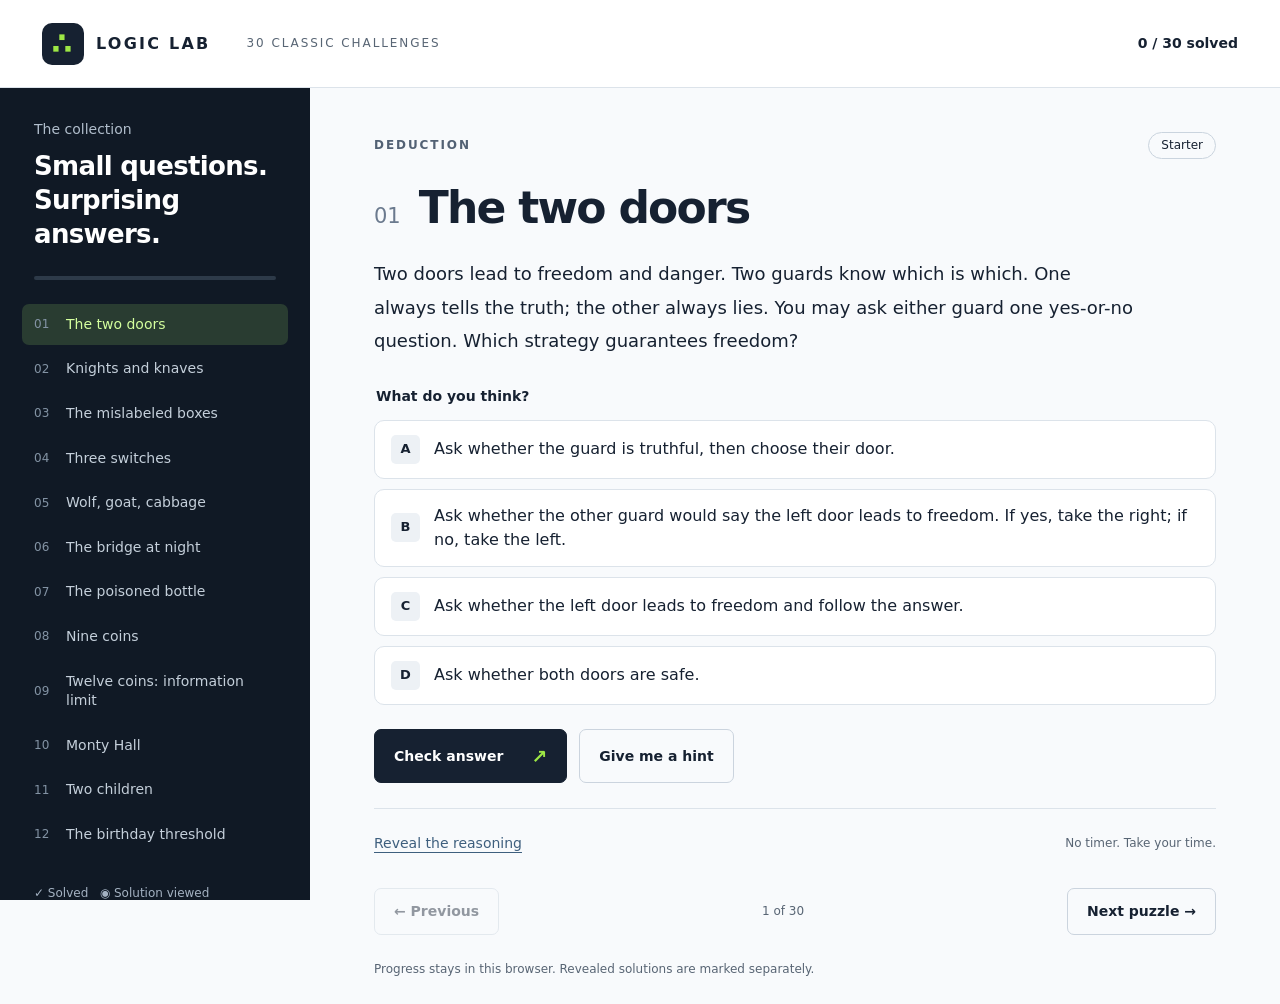
<file: index.html>
<!doctype html>
<html lang="en">
<head><meta charset="utf-8"><meta name="viewport" content="width=device-width, initial-scale=1"><meta name="theme-color" content="#101925"><meta name="description" content="Thirty classic mathematical and logical puzzles. Play, ask for hints, and uncover the reasoning."><title>Logic Lab — 30 classic challenges</title><link rel="stylesheet" href="style.css"><script defer src="app.js"></script></head>
<body>
<header class="topbar"><a class="brand" href="./"><span class="brandmark" aria-hidden="true">∴</span> LOGIC LAB</a><span class="edition">30 CLASSIC CHALLENGES</span><span id="progressLabel" class="progress-label">0 / 30 solved</span></header>
<div class="layout">
<aside><div class="collection-head"><h1>The collection</h1><p>Small questions.<br>Surprising answers.</p></div><div class="progress-track" role="progressbar" aria-label="Puzzles solved" aria-valuemin="0" aria-valuemax="30" aria-valuenow="0"><span id="progressFill"></span></div><nav id="puzzleList" aria-label="Choose a puzzle"></nav><p class="legend">✓ Solved &nbsp; ◉ Solution viewed</p></aside>
<main id="main"><div class="puzzle-top"><span id="category" class="eyebrow"></span><span id="difficulty" class="badge"></span></div><div class="title-row"><span id="number" aria-hidden="true"></span><h2 id="title" tabindex="-1"></h2></div><p id="prompt" class="prompt"></p>
<form id="answerForm"><fieldset><legend>What do you think?</legend><div id="options"></div></fieldset><div class="actions"><button class="primary" id="check" type="submit">Check answer <span aria-hidden="true">↗</span></button><button id="hintButton" type="button" class="secondary">Give me a hint</button></div></form>
<div id="feedback" role="status" aria-live="polite"></div><section id="hints" aria-label="Hints" aria-live="polite"></section>
<div class="solution-bar"><button id="reveal" class="text-button" type="button" aria-expanded="false" aria-controls="solution">Reveal the reasoning</button><span>No timer. Take your time.</span></div><section id="solution" hidden aria-label="Solution"><h3>The reasoning</h3><p id="explanation"></p></section>
<footer class="puzzle-footer"><button id="previous" class="secondary" type="button">← Previous</button><span id="position"></span><button id="next" class="secondary" type="button">Next puzzle →</button></footer><p id="completion" hidden class="completion">All 30 solved. Nicely reasoned.</p><p class="storage-note" id="storageNote">Progress stays in this browser. Revealed solutions are marked separately.</p></main></div>
<script id="puzzleData" type="application/json">[{"title": "The two doors", "category": "Deduction", "level": "Starter", "prompt": "Two doors lead to freedom and danger. Two guards know which is which. One always tells the truth; the other always lies. You may ask either guard one yes-or-no question. Which strategy guarantees freedom?", "options": ["Ask whether the guard is truthful, then choose their door.", "Ask whether the other guard would say the left door leads to freedom. If yes, take the right; if no, take the left.", "Ask whether the left door leads to freedom and follow the answer.", "Ask whether both doors are safe."], "answer": 1, "hints": ["Your question must work regardless of which guard you choose.", "Nest one guard’s answer inside the other guard’s answer."], "explanation": "If the left door is safe, the liar would say no and the truth-teller reports that no; the liar also lies about the truth-teller’s yes. Either guard answers no. If the left is dangerous, both answer yes. Therefore reverse the reported recommendation.", "id": 1}, {"title": "Knights and knaves", "category": "Deduction", "level": "Starter", "prompt": "Every islander is either a knight who always tells the truth or a knave who always lies. A says, “We are both knaves.” B says nothing. What are they?", "options": ["A is a knight; B is a knave.", "Both are knights.", "A is a knave; B is a knight.", "Both are knaves."], "answer": 2, "hints": ["Could a knight truthfully say that both are knaves?", "Once A is a knave, A’s whole statement must be false."], "explanation": "A cannot be a knight, because the statement would then falsely call A a knave. A is a knave, so “both are knaves” is false. Since A is already a knave, B must be a knight.", "id": 2}, {"title": "The mislabeled boxes", "category": "Deduction", "level": "Starter", "prompt": "Three boxes contain only apples, only oranges, and a mixture of both. Their labels are Apples, Oranges, and Mixed, but every label is wrong. You can draw one fruit without looking into a box. Which box should you draw from to identify all three?", "options": ["Apples", "Oranges", "Mixed", "One draw cannot be enough"], "answer": 2, "hints": ["The box labeled Mixed cannot contain a mixture.", "One fruit identifies that box completely; use the remaining wrong labels."], "explanation": "Draw from Mixed. If it yields an apple, that box is Apples. The box labeled Oranges cannot be Oranges and cannot be the already identified Apples, so it is Mixed; the last is Oranges. The orange case is symmetric.", "id": 3}, {"title": "Three switches", "category": "Deduction", "level": "Starter", "prompt": "Three switches outside a closed room control three incandescent bulbs inside, one switch per bulb. All bulbs start off and cold. You may operate switches, then enter the room only once. You may safely detect residual warmth. How can you match all three?", "options": ["Turn on all three before entering.", "Turn on one switch and enter immediately.", "Toggle all three rapidly.", "Leave A on for a while, turn A off, turn B on, then enter."], "answer": 3, "hints": ["A bulb has more than two observable states.", "A recently switched-off incandescent bulb retains heat."], "explanation": "B controls the lit bulb. A controls the unlit but warm bulb. C controls the unlit and cold bulb. This depends on heat-retaining bulbs and enough time for A to warm up.", "id": 4}, {"title": "Wolf, goat, cabbage", "category": "Strategy", "level": "Starter", "prompt": "A farmer must ferry a wolf, a goat, and a cabbage across a river. The boat holds the farmer plus one item; only the farmer rows. Without the farmer, the wolf eats the goat and the goat eats the cabbage. What is the minimum number of one-way crossings?", "options": ["5", "7", "9", "It is impossible"], "answer": 1, "hints": ["The goat must cross first.", "You will have to bring the goat back once."], "explanation": "Take goat across; return alone; take wolf across; bring goat back; take cabbage across; return alone; take goat across. That is 7. A five-crossing solution would require three deliveries with only empty returns, but after the second delivery an unsafe pair would be left on the far bank.", "id": 5}, {"title": "The bridge at night", "category": "Strategy", "level": "Intermediate", "prompt": "Four people take 1, 2, 5, and 10 minutes to cross a bridge. At most two cross together, at the slower person’s speed. Every crossing requires the single torch, which must be carried back when needed. What is the minimum total time for everyone to cross?", "options": ["15 minutes", "17 minutes", "19 minutes", "21 minutes"], "answer": 1, "hints": ["Do not make the fastest person escort everyone separately.", "Send the two slowest people together."], "explanation": "1 and 2 cross (2); 1 returns (1); 5 and 10 cross (10); 2 returns (2); 1 and 2 cross (2). Total: 17. The standard two ways to transfer the two slowest cost min(1 + 2×2 + 10, 2×1 + 5 + 10) = 15; crossing the remaining fastest pair costs 2.", "id": 6}, {"title": "The poisoned bottle", "category": "Information", "level": "Intermediate", "prompt": "Exactly one of 1,000 bottles is poisoned. A test strip turns positive after exactly 24 hours if any poison touches it. You can put drops from multiple bottles on each strip, but have time for only one test round. What is the fewest strips that guarantees identifying the bottle?", "options": ["10", "32", "500", "999"], "answer": 0, "hints": ["Each strip supplies one bit: positive or negative.", "How many patterns do k binary results encode?"], "explanation": "Nine strips produce at most 2⁹ = 512 patterns, which is too few. Ten produce 1,024. Assign each bottle a distinct ten-bit label and test it on the strips corresponding to its 1 bits. The positive-strip pattern identifies the poisoned bottle, including an all-zero label if used.", "id": 7}, {"title": "Nine coins", "category": "Information", "level": "Starter", "prompt": "Nine identical-looking coins include exactly one heavier counterfeit. Using a balance scale with no weights, how many weighings suffice in the worst case?", "options": ["1", "2", "3", "4"], "answer": 1, "hints": ["A balance scale has three possible outcomes.", "Divide the coins into three groups of three."], "explanation": "Weigh three against three. An imbalance identifies the heavier group; a balance identifies the unweighed group. From those three, weigh one against one. The heavier coin, or the third if balanced, is the counterfeit. One weighing cannot distinguish nine possibilities.", "id": 8}, {"title": "Twelve coins: information limit", "category": "Information", "level": "Intermediate", "prompt": "One of 12 coins is counterfeit and may be heavier or lighter. You must identify both the coin and whether it is heavy or light. What is the smallest k for which the counting bound 3ᵏ ≥ the number of possibilities holds? This question asks only for the information lower bound.", "options": ["2", "3", "4", "12"], "answer": 1, "hints": ["Each coin gives two counterfeit possibilities.", "Compare 24 with powers of three."], "explanation": "There are 12 × 2 = 24 possibilities. Two weighings yield at most 9 outcome sequences; three yield at most 27. Thus k = 3. Counting alone does not construct a weighing strategy or prove attainability.", "id": 9}, {"title": "Monty Hall", "category": "Probability", "level": "Intermediate", "prompt": "A car is placed uniformly behind one of three doors. You choose one. A host who knows the location always opens another door showing a goat, then always offers a switch. When two goat doors are available, the host chooses randomly. What is your chance of winning if you always switch?", "options": ["1/3", "1/2", "2/3", "1"], "answer": 2, "hints": ["Switching wins exactly when your original choice was wrong.", "Your first choice is wrong two times out of three."], "explanation": "Your original choice wins with probability 1/3. The host always removes a goat. If your original choice was wrong (probability 2/3), the other unopened door holds the car. Always switching therefore wins with probability 2/3.", "id": 10}, {"title": "Two children", "category": "Probability", "level": "Intermediate", "prompt": "A family is sampled uniformly from all two-child families with at least one boy. Assume each child is independently equally likely to be a boy or girl. What is the probability that both are boys?", "options": ["1/4", "1/3", "1/2", "2/3"], "answer": 1, "hints": ["Write ordered outcomes using older and younger child.", "Remove only the girl-girl outcome."], "explanation": "The equally likely ordered outcomes BB, BG, GB, GG reduce to BB, BG, GB under the stated sampling rule. Only BB qualifies, so the probability is 1/3. A different way of selecting or reporting a child could change the answer.", "id": 11}, {"title": "The birthday threshold", "category": "Probability", "level": "Intermediate", "prompt": "Assume independent birthdays uniformly distributed across 365 days, ignoring leap years. What is the smallest group with a probability greater than 50% that at least two people share a birthday?", "options": ["23", "30", "183", "366"], "answer": 0, "hints": ["It is easier to calculate the probability that all birthdays differ.", "Multiply 365/365 × 364/365 × … for the group."], "explanation": "The no-match probability for n people is the product of (365−i)/365 for i from 0 to n−1. At n = 22, the match probability is about 47.57%; at n = 23 it is about 50.73%. Thus 23 is the first group size above 50%.", "id": 12}, {"title": "The missing dollar", "category": "Arithmetic", "level": "Starter", "prompt": "Three guests pay $30. The actual room cost is $25; a porter returns $1 to each guest and keeps $2. The guests paid $27 net. Someone adds the porter’s $2 to get $29. Where is the missing dollar?", "options": ["The hotel has it.", "The porter kept $3.", "There is no missing dollar; the $2 is already included in $27.", "Each guest should receive another $1."], "answer": 2, "hints": ["Track where the net $27 went.", "The amounts being added overlap."], "explanation": "The $27 net payment is $25 for the hotel plus $2 for the porter. Adding $2 again double-counts it. The original $30 equals $25 + $2 + $3 returned to the guests.", "id": 13}, {"title": "The bat and ball", "category": "Arithmetic", "level": "Starter", "prompt": "A bat and a ball cost $1.10 together. The bat costs exactly $1.00 more than the ball. How much does the ball cost?", "options": ["$0.10", "$0.05", "$0.01", "$0.15"], "answer": 1, "hints": ["A ten-cent ball would imply a $1.10 bat.", "Let the ball cost x cents: x + (x + 100) = 110."], "explanation": "2x + 100 = 110 gives x = 5 cents. The bat costs $1.05 and the ball $0.05, totaling $1.10 with a $1 difference.", "id": 14}, {"title": "The lily pond", "category": "Arithmetic", "level": "Starter", "prompt": "A patch of lilies doubles its area every day and exactly covers a pond on day 48. On which day did it cover half the pond?", "options": ["Day 24", "Day 46", "Day 47", "Day 12"], "answer": 2, "hints": ["Work backward one day.", "The previous day has half the area, not half the elapsed time."], "explanation": "Because the covered area doubles from one day to the next, it is half full on day 47 and full on day 48.", "id": 15}, {"title": "The climbing snail", "category": "Arithmetic", "level": "Starter", "prompt": "A snail starts at the bottom of a 10-metre well. Each day it climbs 3 metres; each night, if still in the well, it slides down 2 metres. On which day does it first escape?", "options": ["Day 7", "Day 8", "Day 9", "Day 10"], "answer": 1, "hints": ["The snail does not slide back after reaching the rim.", "At the start of day n, it has gained n−1 metres."], "explanation": "After seven complete day-night cycles it is at 7 metres. On day 8 it climbs to 10 metres and escapes before another slide.", "id": 16}, {"title": "Two burning ropes", "category": "Strategy", "level": "Intermediate", "prompt": "Two ropes each take exactly 60 minutes to burn from one end, but burn at irregular rates along their lengths. You can light ends simultaneously and observe when a rope finishes. How can you measure exactly 45 minutes?", "options": ["Burn three quarters of one rope.", "Light both ends of both ropes.", "Light both ends of A and one end of B; when A finishes, light B’s other end.", "Cut a rope in half and burn one half."], "answer": 2, "hints": ["Lighting both ends halves the total burn time, even with irregular rates.", "After 30 minutes, B has 30 minutes of one-ended burn time left."], "explanation": "A finishes in 30 minutes. B then has 30 minutes of one-ended burning remaining. Lighting B’s other end consumes that remainder in 15 minutes, for a total of 45. Length fractions alone do not measure time.", "id": 17}, {"title": "The water jugs", "category": "Strategy", "level": "Intermediate", "prompt": "You have unmarked 3-litre and 5-litre jugs, unlimited water, and a drain. A move fills a jug, empties a jug, or pours until the source is empty or the destination full. Which sequence leaves exactly 4 litres in the 5-litre jug?", "options": ["Fill 5; pour into 3; empty 3; pour 5 into 3; fill 5; pour into 3.", "Fill 3; pour into 5; fill 3; pour into 5.", "Fill 5; pour into 3; empty 5.", "Fill both, then empty 3."], "answer": 0, "hints": ["First create a 2-litre amount.", "A 3-litre jug holding 2 litres has space for exactly 1 litre."], "explanation": "The states (3-jug, 5-jug) are (0,5), (3,2), (0,2), (2,0), (2,5), (3,4). The final pour removes exactly 1 litre from the full 5-litre jug.", "id": 18}, {"title": "The hundred lockers", "category": "Patterns", "level": "Intermediate", "prompt": "100 lockers start closed. On pass k, you toggle every locker whose number is a multiple of k, for k = 1 through 100. How many lockers end open?", "options": ["10", "25", "50", "100"], "answer": 0, "hints": ["Locker n is toggled once per positive divisor of n.", "Divisors pair up, except at a square root."], "explanation": "A locker ends open exactly when its number has an odd number of divisors. Only perfect squares have an unpaired divisor, their square root. The open lockers are 1² through 10², so there are 10.", "id": 19}, {"title": "The mutilated chessboard", "category": "Patterns", "level": "Intermediate", "prompt": "Remove two diagonally opposite corner squares from an 8 × 8 chessboard. Can the remaining board be tiled with 31 dominoes, each covering two edge-adjacent squares?", "options": ["Yes, by tiling row by row.", "Yes, if some dominoes are vertical.", "No, because the board has unequal numbers of black and white squares.", "No, because 62 is odd."], "answer": 2, "hints": ["Color the board in the usual alternating pattern.", "Every domino covers one square of each color."], "explanation": "Opposite corners of an 8 × 8 board have the same color. Removing them leaves 30 squares of one color and 32 of the other. Every domino covers one of each, so tiling is impossible.", "id": 20}, {"title": "The handshake party", "category": "Patterns", "level": "Starter", "prompt": "Six people attend a party. Each pair shakes hands exactly once. How many handshakes occur?", "options": ["12", "15", "30", "36"], "answer": 1, "hints": ["Each person shakes hands with five others.", "Counting from each person counts every handshake twice."], "explanation": "There are 6 × 5 / 2 = 15 unordered pairs. Each pair contributes one handshake.", "id": 21}, {"title": "Socks in the dark", "category": "Deduction", "level": "Starter", "prompt": "A drawer contains 10 red socks and 10 blue socks. You cannot see or feel their colors and draw without replacement. What is the smallest number that guarantees a matching-color pair?", "options": ["2", "3", "10", "11"], "answer": 1, "hints": ["Think about the worst possible first two draws.", "There are only two colors."], "explanation": "Two socks might have different colors. The third must match one of them, by the pigeonhole principle. Thus three are necessary and sufficient.", "id": 22}, {"title": "The last stone", "category": "Strategy", "level": "Intermediate", "prompt": "A pile has 21 stones. Two players alternate removing 1, 2, or 3 stones. Whoever removes the last stone wins. You move first and both play perfectly. How many should you remove first to force a win?", "options": ["1", "2", "3", "There is no winning first move."], "answer": 0, "hints": ["Which small pile sizes are losing for the player whose turn it is?", "Try leaving a multiple of four."], "explanation": "Remove 1 to leave 20. If the opponent removes r stones, remove 4−r. Your paired turns remove four, leaving 16, 12, 8, 4, then 0 after your moves. Multiples of four are losing positions for the player to move.", "id": 23}, {"title": "Tower of Hanoi", "category": "Patterns", "level": "Intermediate", "prompt": "Seven differently sized disks begin stacked smallest on top. Using three pegs, move the stack to another peg, moving one top disk at a time and never placing a larger disk on a smaller one. What is the minimum number of moves?", "options": ["49", "64", "127", "128"], "answer": 2, "hints": ["Before moving the largest disk, move the six smaller ones away.", "The recurrence is T(n) = 2T(n−1) + 1."], "explanation": "To move n disks, move n−1 to the spare peg, move the largest, then move n−1 onto it. These steps are necessary and achievable. With T(0) = 0, T(n) = 2ⁿ−1, so T(7) = 127.", "id": 24}, {"title": "The two-egg building", "category": "Strategy", "level": "Expert", "prompt": "You have two identical eggs and a 100-floor building. There is a threshold t in {0,…,100}: drops from floors at most t survive and higher drops break. An unbroken egg can be reused. What is the minimum worst-case number of drops needed to identify t?", "options": ["10", "14", "20", "50"], "answer": 1, "hints": ["After the first egg breaks, you must search sequentially with the second.", "Use decreasing jumps: m, then m−1, then m−2."], "explanation": "With m drops and two eggs, the maximum searchable floor count is m+(m−1)+…+1 = m(m+1)/2. Thirteen cover only 91; fourteen cover 105. Drop first at 14, then 27, 39, 50, 60, 69, 77, 84, 90, 95, 99, and 100 as needed. After a break, test the skipped floors in order with the second egg, within a total budget of 14.", "id": 25}, {"title": "The blue-eyed island", "category": "Deduction", "level": "Expert", "prompt": "Exactly 100 islanders have blue eyes; the others have brown eyes. Everyone is a perfect logician, sees everyone else’s eyes but cannot learn their own except by reasoning, and knows these rules. Nobody communicates eye information. Anyone who deduces they have blue eyes must leave at the next midnight. Before the first midnight, a visitor publicly announces, “At least one of you has blue eyes.” What happens?", "options": ["All blue-eyed islanders leave at the first midnight.", "One leaves each night.", "All 100 blue-eyed islanders leave at the 100th midnight.", "Nobody ever leaves."], "answer": 2, "hints": ["Begin with a hypothetical island containing just one blue-eyed person.", "If n−1 people would leave on night n−1, what does their staying reveal?"], "explanation": "With one blue-eyed person, they see none and leave on night 1. With two, each waits for the other to leave on night 1; when neither does, both leave on night 2. Inductively, with n, everyone sees n−1 and waits for night n−1. No departure proves their own eyes are blue, so all n leave on night n. The public announcement establishes the necessary common knowledge.", "id": 26}, {"title": "The hat line", "category": "Information", "level": "Expert", "prompt": "100 prisoners stand in a line wearing black or white hats. Each sees only the hats ahead. Starting from the back, each must say exactly “black” or “white” once as their guess; everyone hears prior guesses. No other signals are allowed. They may agree on a strategy beforehand. What is the largest number of correct guesses they can guarantee?", "options": ["50", "98", "99", "100"], "answer": 2, "hints": ["The first speaker can encode information instead of identifying their own hat.", "Use the parity of the black hats they see."], "explanation": "The back prisoner says black for an odd number of black hats ahead and white for even. Each subsequent prisoner compares that parity with visible hats and the already deduced hats behind to determine their own. All 99 following prisoners are correct. The first prisoner cannot see their own hat, so no strategy guarantees that guess too.", "id": 27}, {"title": "The unexpected ace", "category": "Probability", "level": "Intermediate", "prompt": "Two distinct cards are drawn uniformly without replacement from a standard 52-card deck. You are told that at least one is an ace, with no further selection rule. What is the probability both are aces?", "options": ["1/13", "1/17", "1/33", "1/221"], "answer": 2, "hints": ["Count unordered two-card hands containing at least one ace.", "There are 4×48 hands with exactly one ace and 6 with two."], "explanation": "There are C(4,2) = 6 two-ace hands and 4×48 = 192 exactly-one-ace hands. Conditioning on at least one ace leaves 198 equally likely hands, so the probability is 6/198 = 1/33.", "id": 28}, {"title": "The hundred prisoners", "category": "Probability", "level": "Expert", "prompt": "100 boxes contain a uniformly random permutation of numbers 1–100. Prisoner i may open at most 50 boxes and must find number i. Boxes are closed afterward, with no changes or communication between visits. They agree beforehand to start at box i, then repeatedly open the box numbered by the previous slip. Everyone succeeds exactly when the permutation’s longest cycle has length at most 50. What is their approximate chance of all succeeding?", "options": ["Less than 0.001%", "About 1%", "About 31%", "About 50%"], "answer": 2, "hints": ["Cycles longer than 50 cannot coexist in a permutation of 100 items.", "For k \u003e 50, the probability of a k-cycle is 1/k."], "explanation": "Failure occurs if a cycle has length 51 through 100. These events are mutually exclusive, and a random permutation has a k-cycle with probability 1/k when k \u003e 50. Therefore success is 1 − (1/51 + … + 1/100) ≈ 0.31183, or 31.18%.", "id": 29}, {"title": "Cheryl’s birthday", "category": "Deduction", "level": "Expert", "prompt": "Cheryl’s possible birthdays are May 15, 16, 19; June 17, 18; July 14, 16; August 14, 15, 17. Albert knows only the month; Bernard knows only the day. Albert: “I do not know the birthday, but I know Bernard does not know.” Bernard: “At first I did not know, but now I know.” Albert: “Then I know too.” What is the birthday?", "options": ["July 16", "August 15", "June 17", "May 19"], "answer": 0, "hints": ["Days 18 and 19 each appear only once. What months can Albert rule out?", "After May and June are eliminated, apply Bernard’s new certainty, then Albert’s."], "explanation": "Albert’s certainty excludes May and June, which contain uniquely identifying days 19 and 18. Remaining dates are July 14/16 and August 14/15/17. Bernard now knows, so the day is not 14. This leaves July 16 and August 15/17. Albert can now know only if his month is July. The birthday is July 16.", "id": 30}]</script>
</body></html>
</file>
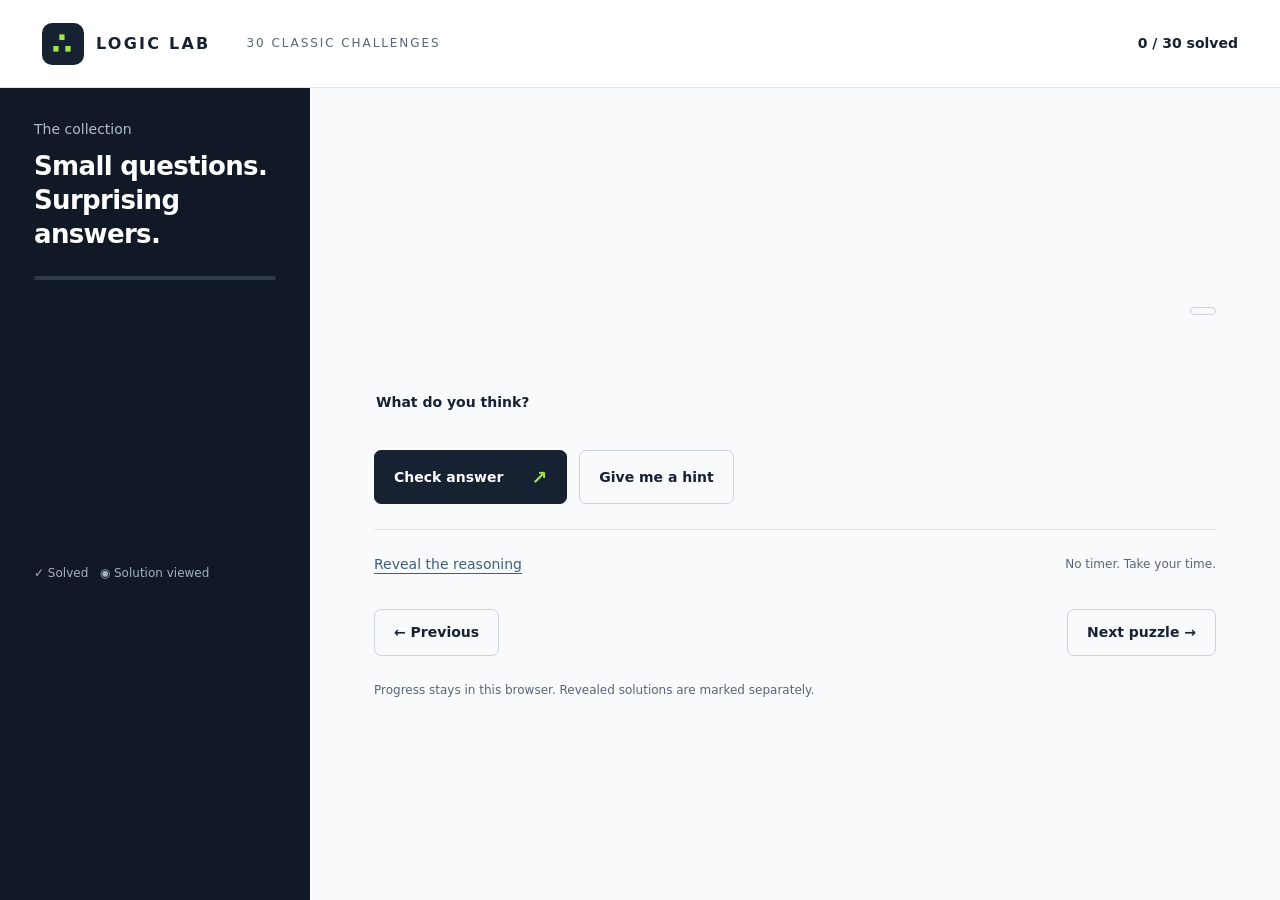
<file: template.html>
<!doctype html>
<html lang="en">
<head><meta charset="utf-8"><meta name="viewport" content="width=device-width, initial-scale=1"><meta name="theme-color" content="#101925"><meta name="description" content="Thirty classic mathematical and logical puzzles. Play, ask for hints, and uncover the reasoning."><title>Logic Lab — 30 classic challenges</title><link rel="stylesheet" href="style.css"><script defer src="app.js"></script></head>
<body>
<header class="topbar"><a class="brand" href="./"><span class="brandmark" aria-hidden="true">∴</span> LOGIC LAB</a><span class="edition">30 CLASSIC CHALLENGES</span><span id="progressLabel" class="progress-label">0 / 30 solved</span></header>
<div class="layout">
<aside><div class="collection-head"><h1>The collection</h1><p>Small questions.<br>Surprising answers.</p></div><div class="progress-track" role="progressbar" aria-label="Puzzles solved" aria-valuemin="0" aria-valuemax="30" aria-valuenow="0"><span id="progressFill"></span></div><nav id="puzzleList" aria-label="Choose a puzzle"></nav><p class="legend">✓ Solved &nbsp; ◉ Solution viewed</p></aside>
<main id="main"><div class="puzzle-top"><span id="category" class="eyebrow"></span><span id="difficulty" class="badge"></span></div><div class="title-row"><span id="number" aria-hidden="true"></span><h2 id="title" tabindex="-1"></h2></div><p id="prompt" class="prompt"></p>
<form id="answerForm"><fieldset><legend>What do you think?</legend><div id="options"></div></fieldset><div class="actions"><button class="primary" id="check" type="submit">Check answer <span aria-hidden="true">↗</span></button><button id="hintButton" type="button" class="secondary">Give me a hint</button></div></form>
<div id="feedback" role="status" aria-live="polite"></div><section id="hints" aria-label="Hints" aria-live="polite"></section>
<div class="solution-bar"><button id="reveal" class="text-button" type="button" aria-expanded="false" aria-controls="solution">Reveal the reasoning</button><span>No timer. Take your time.</span></div><section id="solution" hidden aria-label="Solution"><h3>The reasoning</h3><p id="explanation"></p></section>
<footer class="puzzle-footer"><button id="previous" class="secondary" type="button">← Previous</button><span id="position"></span><button id="next" class="secondary" type="button">Next puzzle →</button></footer><p id="completion" hidden class="completion">All 30 solved. Nicely reasoned.</p><p class="storage-note" id="storageNote">Progress stays in this browser. Revealed solutions are marked separately.</p></main></div>
<script id="puzzleData" type="application/json">__PUZZLES__</script>
</body></html>
</file>
<file: style.css>
:root{color-scheme:light;--ink:#162131;--muted:#586574;--paper:#f8fafc;--line:#dce3ea;--accent:#9de745;--nav:#101925}*{box-sizing:border-box}body{margin:0;background:var(--paper);color:var(--ink);font-family:Inter,ui-sans-serif,system-ui,-apple-system,BlinkMacSystemFont,"Segoe UI",sans-serif;font-size:16px;line-height:1.6}button,a,input{ -webkit-tap-highlight-color:transparent}button{font:inherit;cursor:pointer}button:disabled{cursor:default;opacity:.45}button:focus-visible,a:focus-visible,input:focus-visible{outline:3px solid #2683df;outline-offset:4px}.topbar{height:88px;border-bottom:1px solid var(--line);display:flex;align-items:center;gap:36px;padding:0 42px;background:white}.brand{display:flex;align-items:center;gap:12px;color:var(--ink);text-decoration:none;font-weight:800;letter-spacing:.14em}.brandmark{background:var(--ink);color:var(--accent);font-size:30px;line-height:42px;text-align:center;width:42px;border-radius:10px}.edition{font-size:12px;letter-spacing:.16em;color:var(--muted)}.progress-label{margin-left:auto;font-size:14px;font-weight:650}.layout{display:grid;grid-template-columns:310px minmax(0,1fr);max-width:1600px;margin:auto;min-height:calc(100vh - 88px)}aside{background:var(--nav);color:white;padding:30px 22px}.collection-head{padding:0 12px}.collection-head h1{font-size:14px;font-weight:500;color:#b0bdcb;margin:0 0 10px}.collection-head p{font-size:26px;line-height:1.3;font-weight:650;margin:0 0 24px;letter-spacing:-.025em}.progress-track{height:4px;background:#2d3a49;margin:0 12px 24px;border-radius:4px;overflow:hidden}.progress-track span{display:block;width:0;height:100%;background:var(--accent);transition:width .3s}nav{max-height:calc(100vh - 340px);min-height:240px;overflow:auto;scrollbar-color:#526077 var(--nav)}.puzzle-link{width:100%;display:flex;align-items:center;gap:12px;text-align:left;border:0;background:transparent;color:#c4cfda;padding:11px 12px;border-radius:7px;font-size:14px;line-height:1.4;margin-bottom:3px}.puzzle-link:hover{background:#213043}.puzzle-link[aria-current=true]{background:#293c31;color:#d4ff9e}.nav-number{font-variant-numeric:tabular-nums;color:#8393a4;font-size:12px;flex:0 0 20px}.nav-state{margin-left:auto;color:var(--accent)}.legend{font-size:12px;color:#a4b2c2;margin:20px 12px 0}main{padding:44px clamp(24px,5vw,86px) 25px;max-width:1050px;width:100%;margin:auto auto auto 0;align-self:start}.puzzle-top{display:flex;align-items:center;justify-content:space-between;gap:12px;margin-bottom:24px}.eyebrow{text-transform:uppercase;letter-spacing:.16em;font-size:12px;font-weight:750;color:#526174}.badge{font-size:12px;border:1px solid #cad4de;border-radius:30px;padding:3px 12px}.title-row{display:flex;gap:18px;align-items:baseline}.title-row>span{color:#6b7a8e;font-size:21px;font-weight:400}h2{font-size:clamp(30px,3.5vw,44px);line-height:1.14;letter-spacing:-.04em;margin:0 0 24px;font-weight:700}h2:focus{outline:none}.prompt{font-size:18px;line-height:1.85;margin:0 0 28px;max-width:760px}fieldset{border:0;margin:0;padding:0;min-width:0}legend{font-size:14px;font-weight:700;margin-bottom:12px}#options{display:grid;gap:10px}.option{display:flex;align-items:center;gap:14px;border:1px solid var(--line);border-radius:10px;padding:14px 16px;cursor:pointer;background:white;transition:border-color .15s,background .15s}.option:hover{border-color:#8697ab}.option:has(input:checked){border-color:#37597c;background:#edf3f9;box-shadow:inset 0 0 0 1px #37597c}.option:has(input:focus-visible){outline:3px solid #2683df;outline-offset:3px}.option input{position:absolute;opacity:0;width:1px;height:1px}.letter{width:29px;height:29px;display:grid;place-items:center;flex-shrink:0;background:#edf1f5;border-radius:5px;font-size:13px;font-weight:650}.option-text{font-size:16px;line-height:1.5}.actions{display:flex;gap:12px;flex-wrap:wrap;margin-top:24px}.primary,.secondary{border-radius:7px;padding:11px 19px;font-size:14px;font-weight:650}.primary{background:var(--ink);color:white;border:1px solid var(--ink);display:flex;gap:28px;align-items:center}.primary span{color:var(--accent);font-size:19px}.primary:hover{background:#293b52}.secondary{background:transparent;border:1px solid #cbd4de;color:var(--ink)}.secondary:hover:not(:disabled){background:#e9eef3}#feedback:not(:empty){padding:14px 18px;border-left:3px solid #c59423;background:#fff3d5;margin-top:20px;font-size:15px}#feedback.success:not(:empty){background:#e9f7da;border-color:#4f8e21}.hint{background:#edf2f8;border-left:3px solid #6584aa;padding:14px 18px;margin-top:14px;font-size:15px}.solution-bar{display:flex;justify-content:space-between;gap:16px;align-items:center;margin-top:25px;padding-top:23px;border-top:1px solid var(--line)}.text-button{background:none;border:0;padding:0;color:#3e5f7e;text-decoration:underline;text-underline-offset:4px;font-size:14px}.solution-bar span{font-size:12px;color:var(--muted)}#solution{padding:20px 24px;background:#eaf2e3;border:1px solid #cbdcbb;border-radius:9px;margin-top:20px}#solution h3{font-size:16px;margin:0 0 8px}#solution p{margin:0;line-height:1.8}.puzzle-footer{display:flex;justify-content:space-between;align-items:center;gap:14px;margin-top:34px}.puzzle-footer>span{font-size:12px;color:var(--muted)}.storage-note{font-size:12px;color:var(--muted);margin:25px 0 0}.completion{padding:18px;background:#d8f3b5;font-weight:650;border-radius:8px}@media(min-width:1000px){aside{position:sticky;top:0;height:calc(100vh - 88px)}}@media(max-width:760px){.topbar{height:72px;padding:0 20px;gap:10px}.edition{display:none}.brand{font-size:14px;letter-spacing:.08em}.brandmark{width:34px;line-height:34px}.layout{display:flex;flex-direction:column}aside{padding:16px 20px}.collection-head,.legend,.progress-track{display:none}nav{display:flex;max-height:none;min-height:0;gap:6px;overflow-x:auto}.puzzle-link{flex:0 0 auto;width:auto;max-width:240px;padding:10px 12px;margin:0}.nav-number{flex-basis:auto}.puzzle-link:not([aria-current=true]) .nav-title{display:none}main{padding:28px 22px}.prompt{font-size:17px;line-height:1.75}.solution-bar{align-items:flex-start}.solution-bar span{max-width:100px;text-align:right}.puzzle-footer .secondary{padding:10px 12px}.title-row{gap:12px}.progress-label{font-size:12px}}@media(prefers-reduced-motion:reduce){*{transition:none!important}}
</file>
